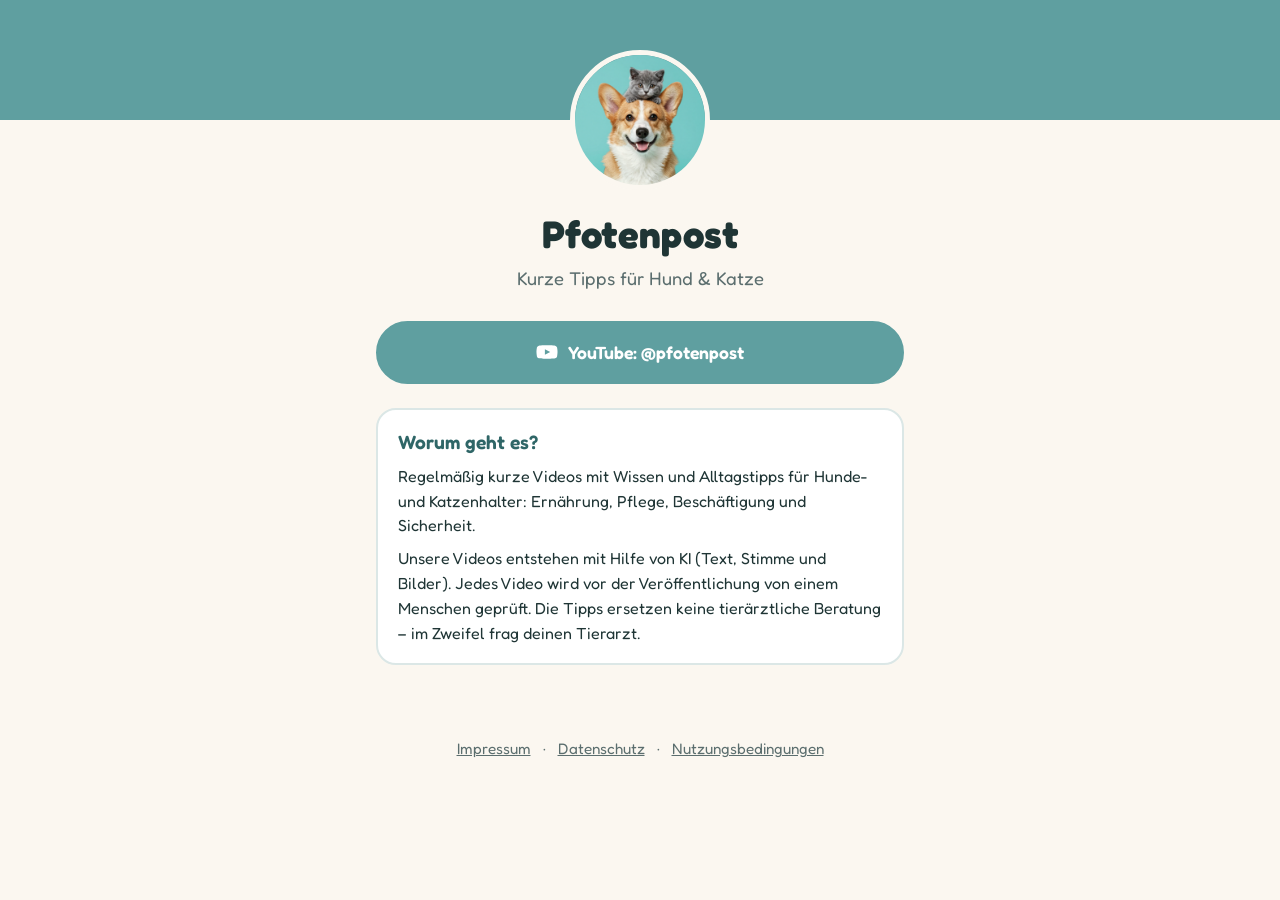
<file: index.html>
<!doctype html>
<html lang="de">
<head>
  <meta charset="utf-8">
  <meta name="viewport" content="width=device-width, initial-scale=1">
  <title>Pfotenpost – Kurze Tipps für Hund &amp; Katze</title>
  <meta name="description" content="Pfotenpost: kurze, geprüfte Tipps für Hunde- und Katzenhalter als YouTube Shorts.">
  <link rel="icon" href="assets/profilbild.png">
  <link rel="stylesheet" href="assets/stil.css">
</head>
<body>
  <div class="kopf"></div>
  <main>
    <div class="profil">
      <img src="assets/profilbild.png" alt="Pfotenpost: Corgi mit grauem Kätzchen auf dem Kopf">
      <h1>Pfotenpost</h1>
      <p class="unterzeile">Kurze Tipps für Hund &amp; Katze</p>
    </div>

    <a class="knopf haupt" href="https://www.youtube.com/@pfotenpost" rel="noopener">
      <svg viewBox="0 0 24 24" aria-hidden="true"><path fill="currentColor" d="M23 7.2a3 3 0 0 0-2.1-2.1C19 4.6 12 4.6 12 4.6s-7 0-8.9.5A3 3 0 0 0 1 7.2 31 31 0 0 0 .5 12a31 31 0 0 0 .5 4.8 3 3 0 0 0 2.1 2.1c1.9.5 8.9.5 8.9.5s7 0 8.9-.5a3 3 0 0 0 2.1-2.1 31 31 0 0 0 .5-4.8 31 31 0 0 0-.5-4.8ZM9.7 15.1V8.9L15.5 12l-5.8 3.1Z"/></svg>
      YouTube: @pfotenpost
    </a>
    <!-- TikTok-Knopf folgt, sobald der Kanal steht -->

    <section class="karte">
      <h2>Worum geht es?</h2>
      <p>Regelmäßig kurze Videos mit Wissen und Alltagstipps für Hunde- und Katzenhalter: Ernährung, Pflege,
        Beschäftigung und Sicherheit.</p>
      <p>Unsere Videos entstehen mit Hilfe von KI (Text, Stimme und Bilder). Jedes Video wird vor der
        Veröffentlichung von einem Menschen geprüft. Die Tipps ersetzen keine tierärztliche Beratung –
        im Zweifel frag deinen Tierarzt.</p>
    </section>
    <!-- Abschnitt „Produkte aus den Videos“ (Affiliate-Links mit Hinweis „Werbung“) folgt später -->
  </main>
  <footer>
    <a href="impressum.html">Impressum</a> · <a href="datenschutz.html">Datenschutz</a> · <a href="nutzungsbedingungen.html">Nutzungsbedingungen</a>
  </footer>
</body>
</html>
</file>
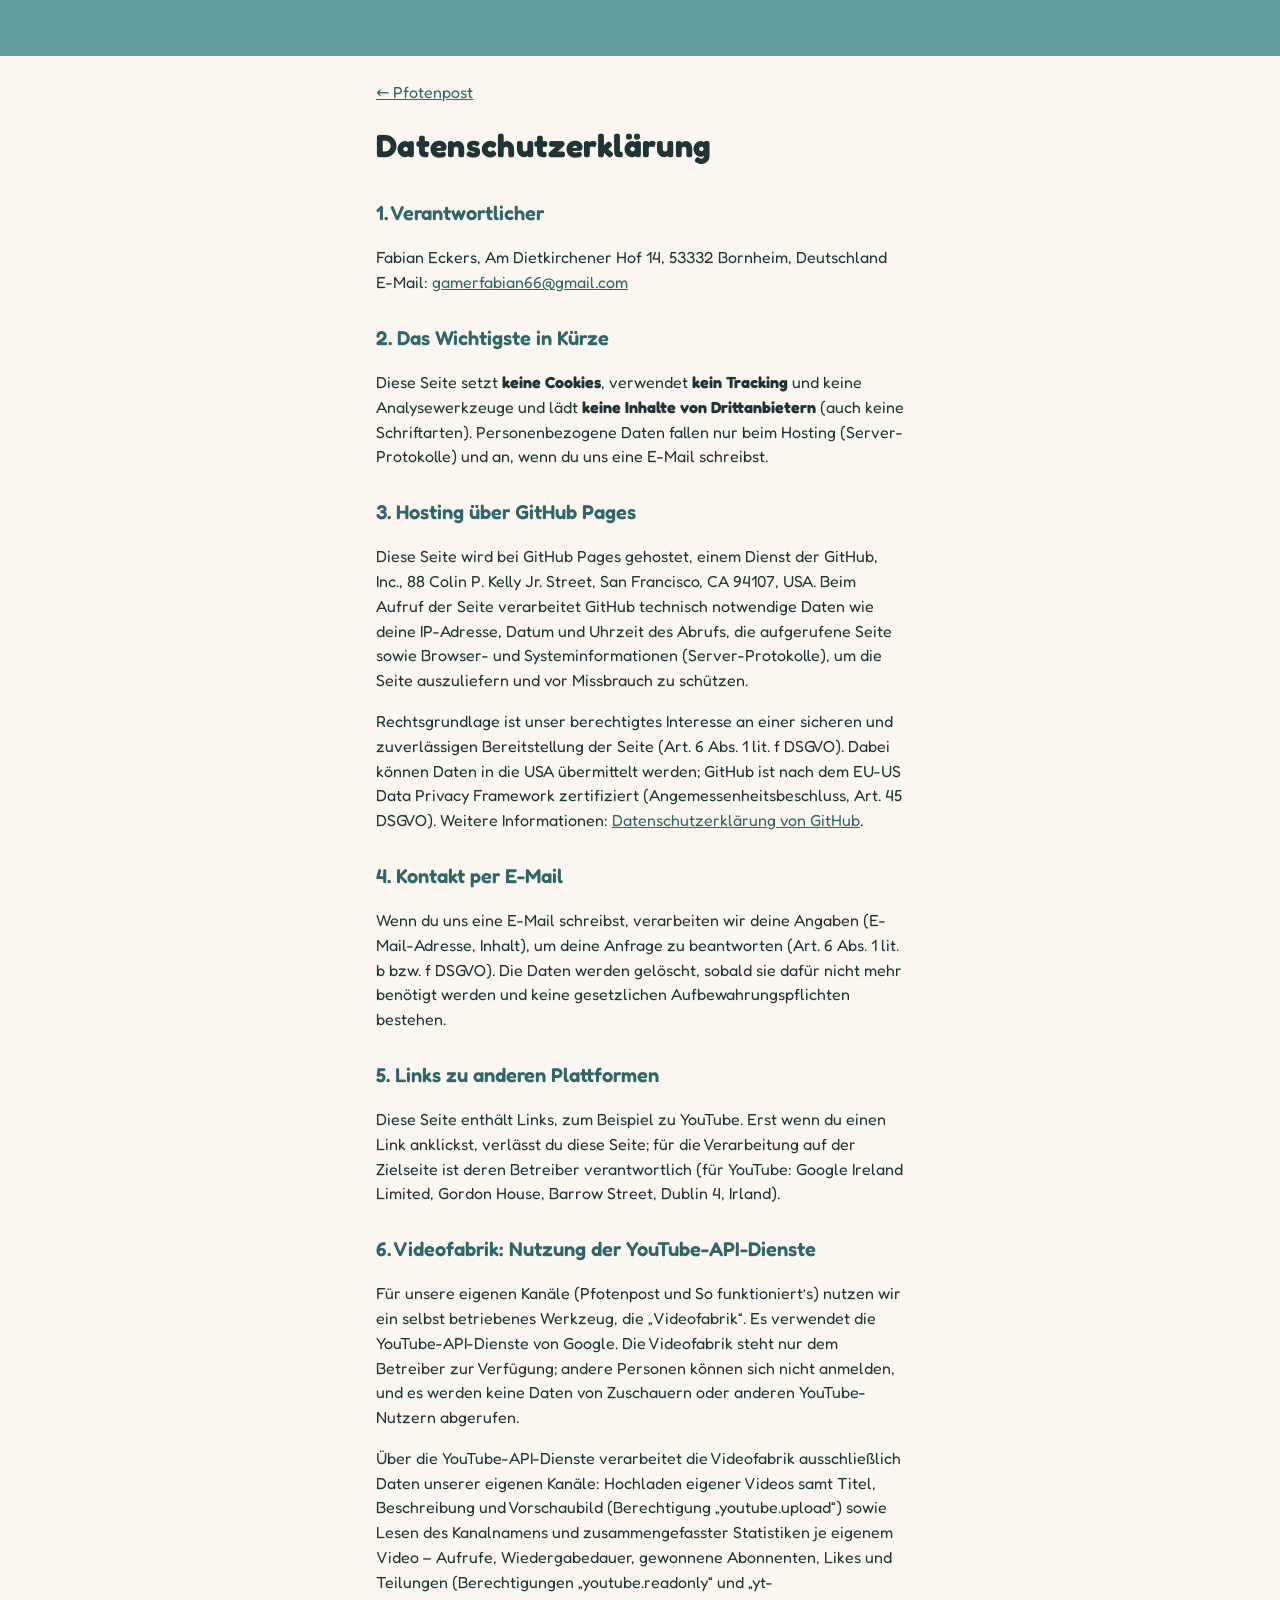
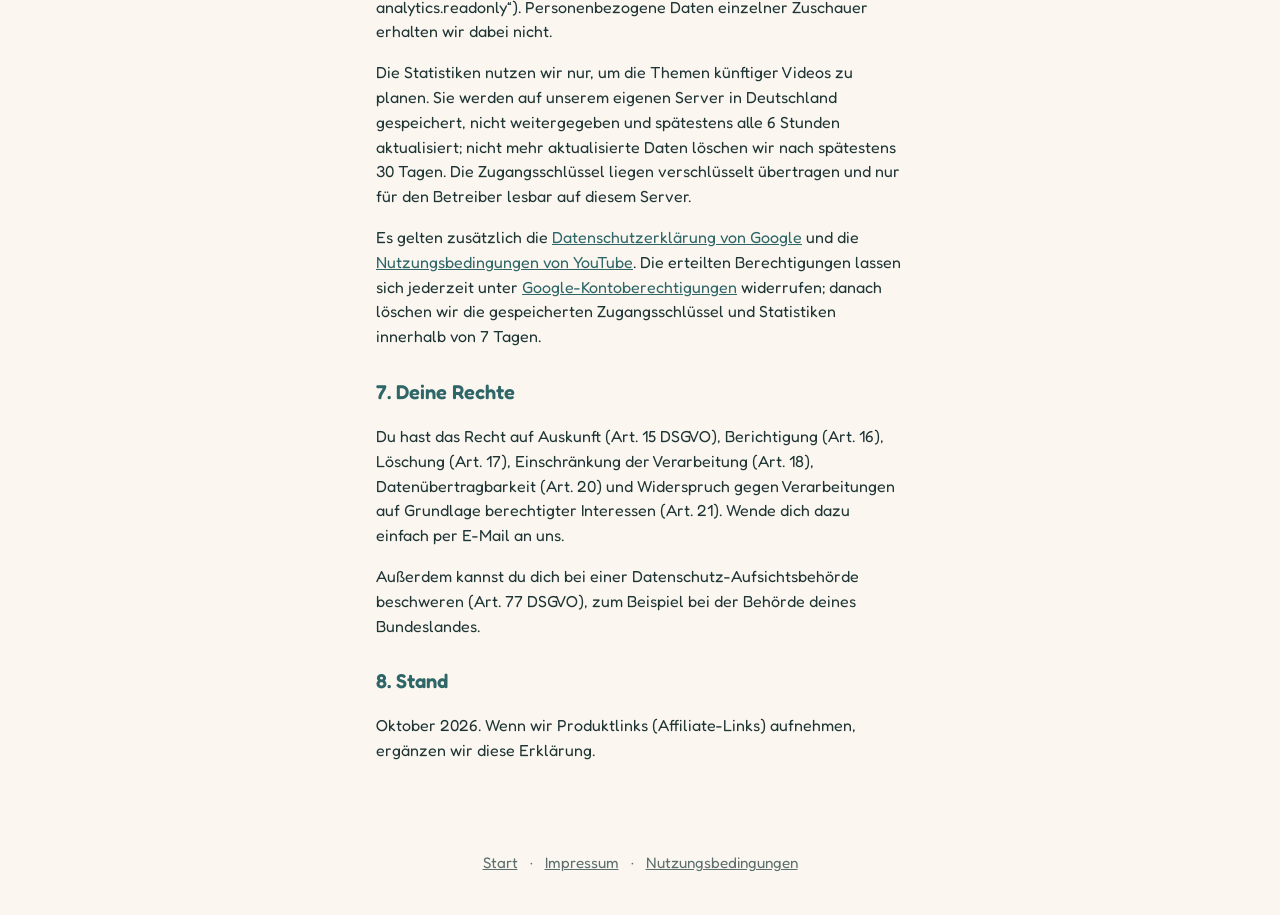
<file: datenschutz.html>
<!doctype html>
<html lang="de">
<head>
  <meta charset="utf-8">
  <meta name="viewport" content="width=device-width, initial-scale=1">
  <title>Datenschutzerklärung – Pfotenpost</title>
  <meta name="robots" content="noindex">
  <link rel="icon" href="assets/profilbild.png">
  <link rel="stylesheet" href="assets/stil.css">
</head>
<body class="text">
  <div class="kopf"></div>
  <main>
    <a class="zurueck" href="index.html">← Pfotenpost</a>
    <h1>Datenschutzerklärung</h1>

    <h2>1. Verantwortlicher</h2>
    <p>Fabian Eckers, Am Dietkirchener Hof 14, 53332 Bornheim, Deutschland<br>
      E-Mail: <a href="mailto:gamerfabian66@gmail.com">gamerfabian66@gmail.com</a></p>

    <h2>2. Das Wichtigste in Kürze</h2>
    <p>Diese Seite setzt <strong>keine Cookies</strong>, verwendet <strong>kein Tracking</strong> und keine
      Analysewerkzeuge und lädt <strong>keine Inhalte von Drittanbietern</strong> (auch keine Schriftarten).
      Personenbezogene Daten fallen nur beim Hosting (Server-Protokolle) und an, wenn du uns eine E-Mail schreibst.</p>

    <h2>3. Hosting über GitHub Pages</h2>
    <p>Diese Seite wird bei GitHub Pages gehostet, einem Dienst der GitHub, Inc., 88 Colin P. Kelly Jr. Street,
      San Francisco, CA 94107, USA. Beim Aufruf der Seite verarbeitet GitHub technisch notwendige Daten wie deine
      IP-Adresse, Datum und Uhrzeit des Abrufs, die aufgerufene Seite sowie Browser- und Systeminformationen
      (Server-Protokolle), um die Seite auszuliefern und vor Missbrauch zu schützen.</p>
    <p>Rechtsgrundlage ist unser berechtigtes Interesse an einer sicheren und zuverlässigen Bereitstellung der Seite
      (Art. 6 Abs. 1 lit. f DSGVO). Dabei können Daten in die USA übermittelt werden; GitHub ist nach dem
      EU-US Data Privacy Framework zertifiziert (Angemessenheitsbeschluss, Art. 45 DSGVO). Weitere Informationen:
      <a href="https://docs.github.com/de/site-policy/privacy-policies/github-general-privacy-statement" rel="noopener">Datenschutzerklärung von GitHub</a>.</p>

    <h2>4. Kontakt per E-Mail</h2>
    <p>Wenn du uns eine E-Mail schreibst, verarbeiten wir deine Angaben (E-Mail-Adresse, Inhalt), um deine Anfrage
      zu beantworten (Art. 6 Abs. 1 lit. b bzw. f DSGVO). Die Daten werden gelöscht, sobald sie dafür nicht mehr
      benötigt werden und keine gesetzlichen Aufbewahrungspflichten bestehen.</p>

    <h2>5. Links zu anderen Plattformen</h2>
    <p>Diese Seite enthält Links, zum Beispiel zu YouTube. Erst wenn du einen Link anklickst, verlässt du diese Seite;
      für die Verarbeitung auf der Zielseite ist deren Betreiber verantwortlich (für YouTube: Google Ireland Limited,
      Gordon House, Barrow Street, Dublin 4, Irland).</p>

    <h2>6. Videofabrik: Nutzung der YouTube-API-Dienste</h2>
    <p>Für unsere eigenen Kanäle (Pfotenpost und So funktioniert’s) nutzen wir ein selbst betriebenes Werkzeug,
      die „Videofabrik“. Es verwendet die YouTube-API-Dienste von Google. Die Videofabrik steht nur dem Betreiber
      zur Verfügung; andere Personen können sich nicht anmelden, und es werden keine Daten von Zuschauern oder
      anderen YouTube-Nutzern abgerufen.</p>
    <p>Über die YouTube-API-Dienste verarbeitet die Videofabrik ausschließlich Daten unserer eigenen Kanäle:
      Hochladen eigener Videos samt Titel, Beschreibung und Vorschaubild (Berechtigung „youtube.upload“) sowie
      Lesen des Kanalnamens und zusammengefasster Statistiken je eigenem Video – Aufrufe, Wiedergabedauer,
      gewonnene Abonnenten, Likes und Teilungen (Berechtigungen „youtube.readonly“ und „yt-analytics.readonly“).
      Personenbezogene Daten einzelner Zuschauer erhalten wir dabei nicht.</p>
    <p>Die Statistiken nutzen wir nur, um die Themen künftiger Videos zu planen. Sie werden auf unserem eigenen
      Server in Deutschland gespeichert, nicht weitergegeben und spätestens alle 6 Stunden aktualisiert; nicht mehr
      aktualisierte Daten löschen wir nach spätestens 30 Tagen. Die Zugangsschlüssel liegen verschlüsselt
      übertragen und nur für den Betreiber lesbar auf diesem Server.</p>
    <p>Es gelten zusätzlich die <a href="https://policies.google.com/privacy">Datenschutzerklärung von Google</a>
      und die <a href="https://www.youtube.com/t/terms">Nutzungsbedingungen von YouTube</a>. Die erteilten
      Berechtigungen lassen sich jederzeit unter
      <a href="https://security.google.com/settings/security/permissions">Google-Kontoberechtigungen</a>
      widerrufen; danach löschen wir die gespeicherten Zugangsschlüssel und Statistiken innerhalb von 7 Tagen.</p>

    <h2>7. Deine Rechte</h2>
    <p>Du hast das Recht auf Auskunft (Art. 15 DSGVO), Berichtigung (Art. 16), Löschung (Art. 17), Einschränkung der
      Verarbeitung (Art. 18), Datenübertragbarkeit (Art. 20) und Widerspruch gegen Verarbeitungen auf Grundlage
      berechtigter Interessen (Art. 21). Wende dich dazu einfach per E-Mail an uns.</p>
    <p>Außerdem kannst du dich bei einer Datenschutz-Aufsichtsbehörde beschweren (Art. 77 DSGVO), zum Beispiel bei der
      Behörde deines Bundeslandes.</p>

    <h2>8. Stand</h2>
    <p>Oktober 2026. Wenn wir Produktlinks (Affiliate-Links) aufnehmen, ergänzen wir diese Erklärung.</p>
  </main>
  <footer>
    <a href="index.html">Start</a> · <a href="impressum.html">Impressum</a> · <a href="nutzungsbedingungen.html">Nutzungsbedingungen</a>
  </footer>
</body>
</html>
</file>
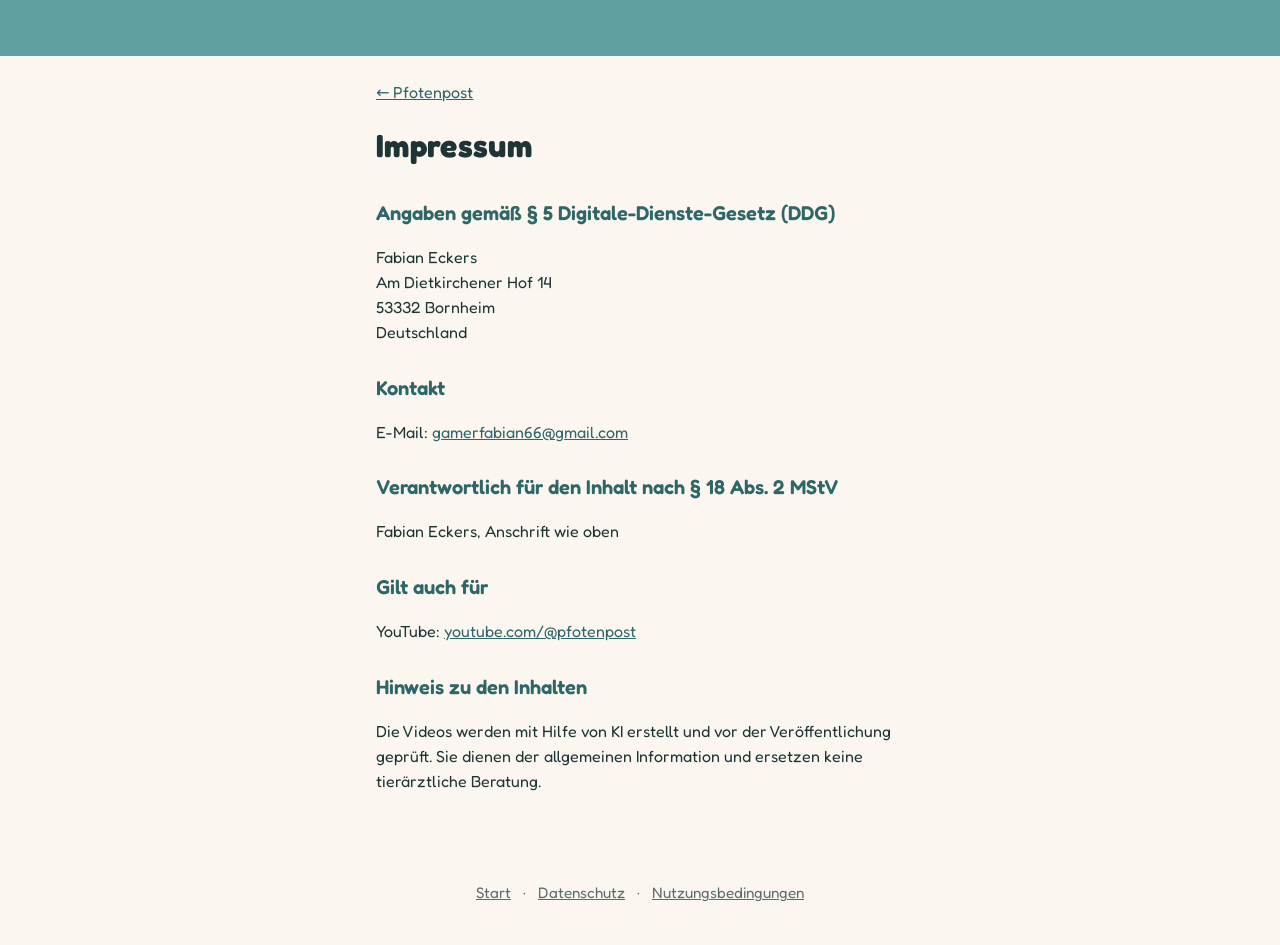
<file: impressum.html>
<!doctype html>
<html lang="de">
<head>
  <meta charset="utf-8">
  <meta name="viewport" content="width=device-width, initial-scale=1">
  <title>Impressum – Pfotenpost</title>
  <meta name="robots" content="noindex">
  <link rel="icon" href="assets/profilbild.png">
  <link rel="stylesheet" href="assets/stil.css">
</head>
<body class="text">
  <div class="kopf"></div>
  <main>
    <a class="zurueck" href="index.html">← Pfotenpost</a>
    <h1>Impressum</h1>

    <h2>Angaben gemäß § 5 Digitale-Dienste-Gesetz (DDG)</h2>
    <p>Fabian Eckers<br>
      Am Dietkirchener Hof 14<br>
      53332 Bornheim<br>
      Deutschland</p>

    <h2>Kontakt</h2>
    <p>E-Mail: <a href="mailto:gamerfabian66@gmail.com">gamerfabian66@gmail.com</a></p>

    <h2>Verantwortlich für den Inhalt nach § 18 Abs. 2 MStV</h2>
    <p>Fabian Eckers, Anschrift wie oben</p>

    <h2>Gilt auch für</h2>
    <p>YouTube: <a href="https://www.youtube.com/@pfotenpost" rel="noopener">youtube.com/@pfotenpost</a></p>

    <h2>Hinweis zu den Inhalten</h2>
    <p>Die Videos werden mit Hilfe von KI erstellt und vor der Veröffentlichung geprüft. Sie dienen der
      allgemeinen Information und ersetzen keine tierärztliche Beratung.</p>
  </main>
  <footer>
    <a href="index.html">Start</a> · <a href="datenschutz.html">Datenschutz</a> · <a href="nutzungsbedingungen.html">Nutzungsbedingungen</a>
  </footer>
</body>
</html>
</file>
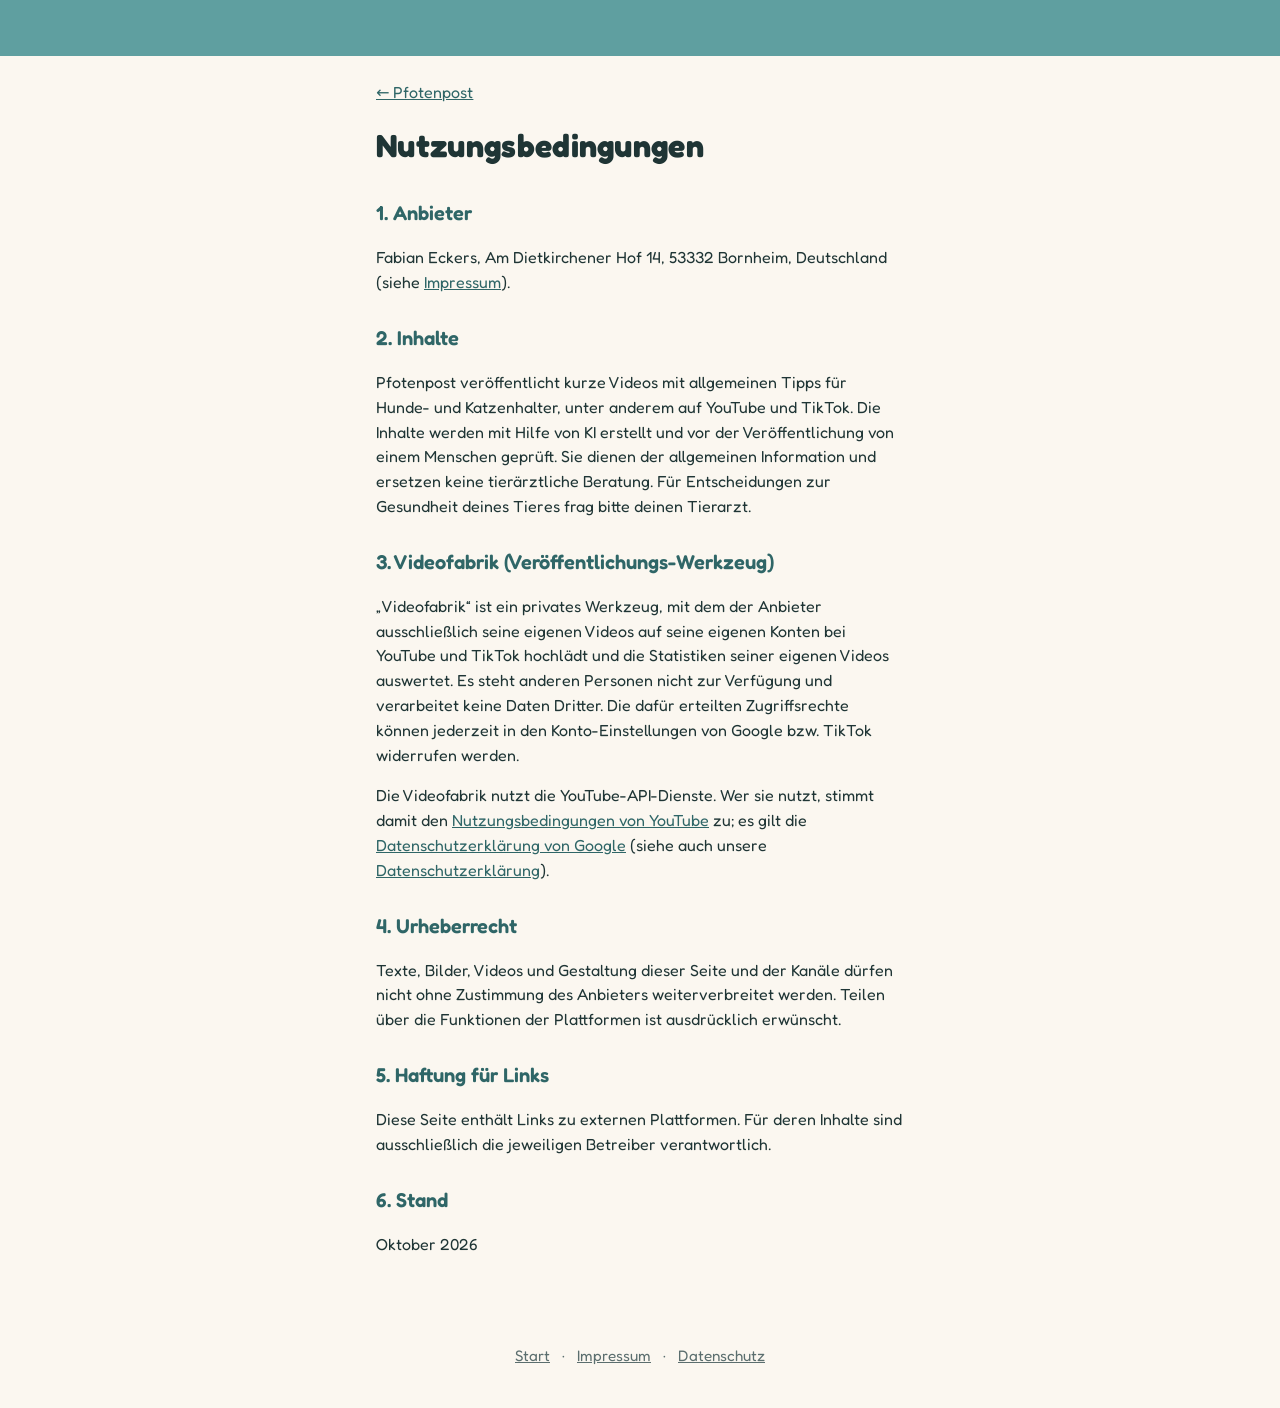
<file: nutzungsbedingungen.html>
<!doctype html>
<html lang="de">
<head>
  <meta charset="utf-8">
  <meta name="viewport" content="width=device-width, initial-scale=1">
  <title>Nutzungsbedingungen – Pfotenpost</title>
  <meta name="robots" content="noindex">
  <link rel="icon" href="assets/profilbild.png">
  <link rel="stylesheet" href="assets/stil.css">
</head>
<body class="text">
  <div class="kopf"></div>
  <main>
    <a class="zurueck" href="index.html">← Pfotenpost</a>
    <h1>Nutzungsbedingungen</h1>

    <h2>1. Anbieter</h2>
    <p>Fabian Eckers, Am Dietkirchener Hof 14, 53332 Bornheim, Deutschland (siehe <a href="impressum.html">Impressum</a>).</p>

    <h2>2. Inhalte</h2>
    <p>Pfotenpost veröffentlicht kurze Videos mit allgemeinen Tipps für Hunde- und Katzenhalter, unter anderem auf
      YouTube und TikTok. Die Inhalte werden mit Hilfe von KI erstellt und vor der Veröffentlichung von einem Menschen
      geprüft. Sie dienen der allgemeinen Information und ersetzen keine tierärztliche Beratung. Für Entscheidungen
      zur Gesundheit deines Tieres frag bitte deinen Tierarzt.</p>

    <h2>3. Videofabrik (Veröffentlichungs-Werkzeug)</h2>
    <p>„Videofabrik“ ist ein privates Werkzeug, mit dem der Anbieter ausschließlich seine eigenen Videos auf seine
      eigenen Konten bei YouTube und TikTok hochlädt und die Statistiken seiner eigenen Videos auswertet. Es steht
      anderen Personen nicht zur Verfügung und verarbeitet keine Daten Dritter. Die dafür erteilten Zugriffsrechte
      können jederzeit in den Konto-Einstellungen von Google bzw. TikTok widerrufen werden.</p>
    <p>Die Videofabrik nutzt die YouTube-API-Dienste. Wer sie nutzt, stimmt damit den
      <a href="https://www.youtube.com/t/terms">Nutzungsbedingungen von YouTube</a> zu; es gilt die
      <a href="https://policies.google.com/privacy">Datenschutzerklärung von Google</a> (siehe auch unsere
      <a href="datenschutz.html">Datenschutzerklärung</a>).</p>

    <h2>4. Urheberrecht</h2>
    <p>Texte, Bilder, Videos und Gestaltung dieser Seite und der Kanäle dürfen nicht ohne Zustimmung des Anbieters
      weiterverbreitet werden. Teilen über die Funktionen der Plattformen ist ausdrücklich erwünscht.</p>

    <h2>5. Haftung für Links</h2>
    <p>Diese Seite enthält Links zu externen Plattformen. Für deren Inhalte sind ausschließlich die jeweiligen Betreiber
      verantwortlich.</p>

    <h2>6. Stand</h2>
    <p>Oktober 2026</p>
  </main>
  <footer>
    <a href="index.html">Start</a> · <a href="impressum.html">Impressum</a> · <a href="datenschutz.html">Datenschutz</a>
  </footer>
</body>
</html>
</file>
<file: assets/stil.css>
/* Pfotenpost – Linkseite. Keine externen Dateien, keine Cookies. Schrift: Fredoka (SIL OFL 1.1) */
@font-face {
  font-family: "Fredoka";
  src: url("fredoka.ttf") format("truetype");
  font-weight: 300 700;
  font-display: swap;
}

:root {
  --tuerkis: #5f9fa0;
  --tuerkis-dunkel: #2f6667;
  --orange: #e8913a;
  --creme: #fbf7f0;
  --text: #1f3535;
  --text-leise: #5b6e6e;
  --karte: #ffffff;
  --rand: #dbe7e6;
}

@media (prefers-color-scheme: dark) {
  :root {
    --creme: #142424;
    --text: #eef5f4;
    --text-leise: #a8bcbb;
    --karte: #1d3333;
    --rand: #2c4a4a;
    --tuerkis-dunkel: #8cc7c7;
  }
}

* { box-sizing: border-box; }

body {
  margin: 0;
  background: var(--creme);
  color: var(--text);
  font-family: "Fredoka", system-ui, -apple-system, "Segoe UI", sans-serif;
  font-weight: 400;
  line-height: 1.55;
}

.kopf {
  background: var(--tuerkis);
  height: 120px;
}

main {
  max-width: 560px;
  margin: -70px auto 0;
  padding: 0 16px 48px;
}

.profil { text-align: center; }

.profil img {
  width: 140px;
  height: 140px;
  border-radius: 50%;
  border: 5px solid var(--creme);
  object-fit: cover;
  background: var(--tuerkis);
}

h1 {
  font-weight: 700;
  font-size: 2.4rem;
  margin: 8px 0 0;
  letter-spacing: 0.01em;
}

.unterzeile {
  margin: 0 0 28px;
  color: var(--text-leise);
  font-size: 1.15rem;
}

.knopf {
  display: flex;
  align-items: center;
  justify-content: center;
  gap: 10px;
  padding: 16px 20px;
  margin: 0 0 12px;
  border-radius: 999px;
  background: var(--karte);
  border: 2px solid var(--rand);
  color: var(--text);
  text-decoration: none;
  font-weight: 600;
  font-size: 1.1rem;
  transition: transform 0.12s ease, border-color 0.12s ease;
}

.knopf:hover, .knopf:focus-visible { transform: translateY(-2px); border-color: var(--tuerkis); }
.knopf.haupt { background: var(--tuerkis); border-color: var(--tuerkis); color: #fff; }
.knopf svg { width: 22px; height: 22px; flex: none; }

.karte {
  background: var(--karte);
  border: 2px solid var(--rand);
  border-radius: 20px;
  padding: 18px 20px;
  margin: 24px 0 0;
}

.karte h2 { margin: 0 0 6px; font-size: 1.2rem; font-weight: 600; color: var(--tuerkis-dunkel); }
.karte p { margin: 0 0 8px; }
.karte p:last-child { margin-bottom: 0; }

.text h1 { font-size: 2rem; margin-top: 0; }
.text h2 { font-size: 1.25rem; font-weight: 600; margin: 28px 0 6px; color: var(--tuerkis-dunkel); }
.text main { margin-top: 0; padding-top: 24px; }
.text .kopf { height: 56px; }
.zurueck { display: inline-block; margin: 0 0 16px; color: var(--tuerkis-dunkel); }

a { color: var(--tuerkis-dunkel); }

footer {
  text-align: center;
  color: var(--text-leise);
  font-size: 0.95rem;
  padding: 24px 16px 40px;
}

footer a { color: var(--text-leise); margin: 0 8px; }
</file>
